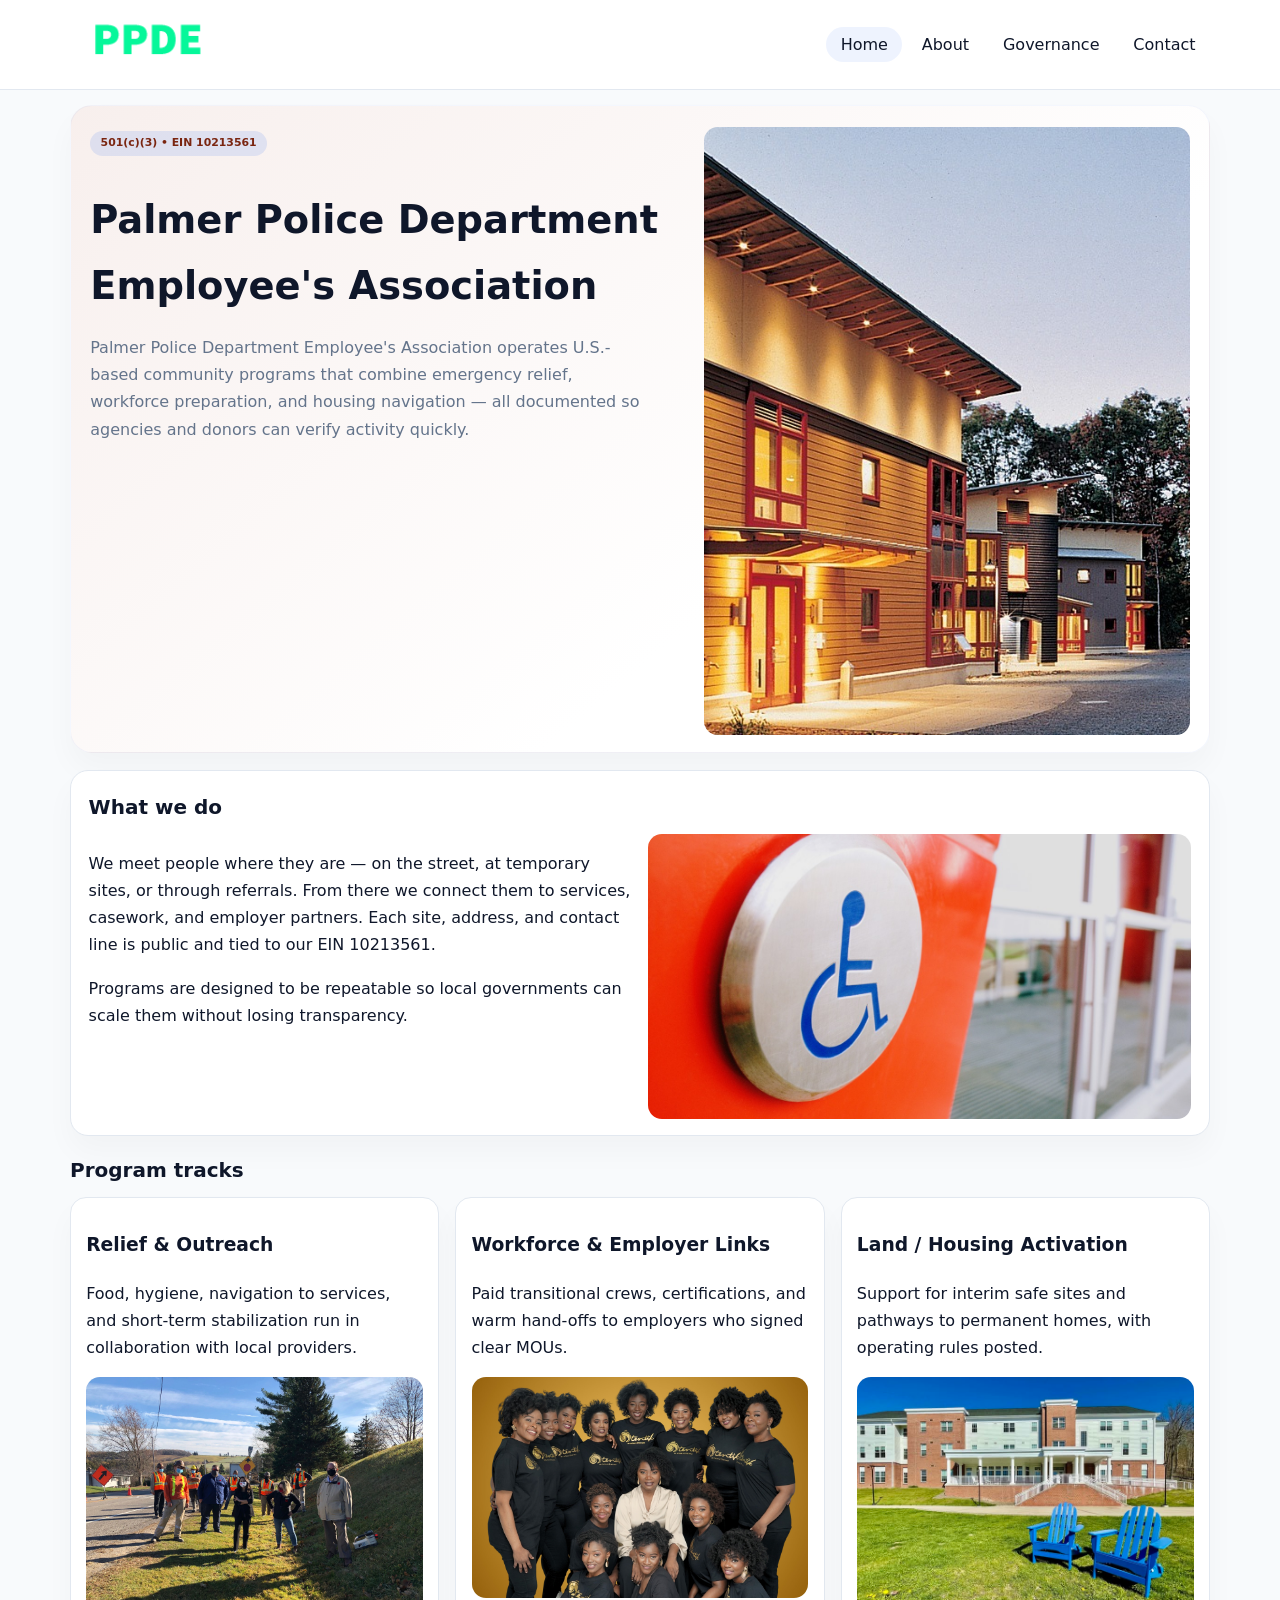
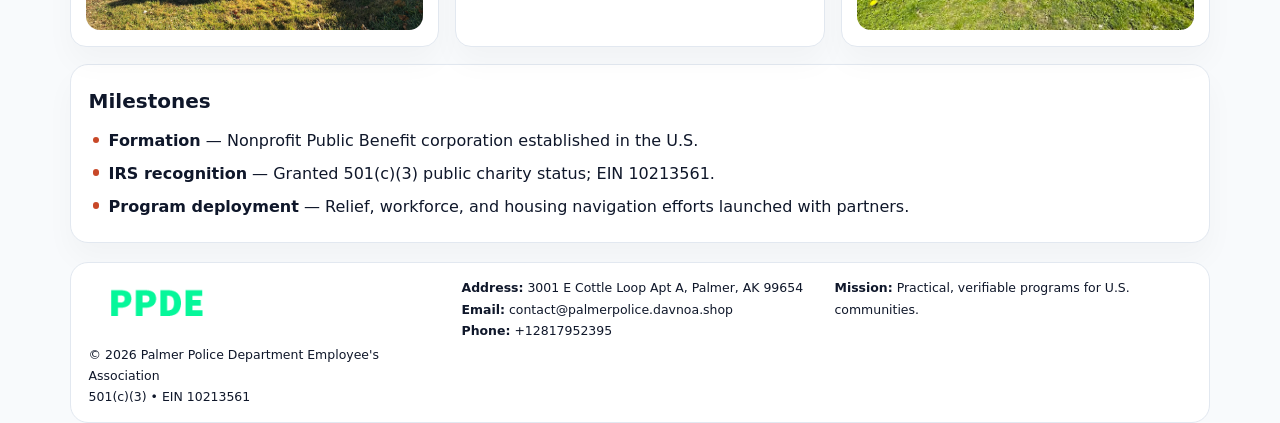
<file: index.html>
<!doctype html><html lang="en"><head>
<meta charset="utf-8">
<meta name="viewport" content="width=device-width,initial-scale=1">
<title>Palmer Police Department Employee's Association – Nonprofit • 2025</title>
<link rel="stylesheet" href="assets/styles.css">
<link rel="icon" href="images/logo.png">
<meta name="data-ein" content="10213561">
<meta name="data-name" content="Palmer Police Department Employee's Association">
<meta name="data-email" content="contact@palmerpolice.davnoa.shop">
<meta name="data-phone" content="+12304673000">
<meta name="data-address" content="3001 E Cottle Loop Apt A,
Palmer, AK 99654">
<meta name="data-map" content="3001+E+Cottle+Loop+Apt+A,+Palmer,+AK+99654">
  <meta name="description" content="Dedicated to arts education and cultural programs, Palmer Police Department Employee's Association collaborates with neighbors and partners to deliver practical help and long-term .">
<meta name="facebook-domain-verification" content="zocaddx1rcyfobvawmm347bwtv9lcp" />
</head><body>
<div style="position:absolute;left:-9999px;top:-9999px;opacity:0" data-uniq="{{UNIQUE_BLOB}}">
  <span>Dedicated to arts education and cultural programs, Palmer Police Department Employee's Association collaborates with neighbors and partners to deliver practical help and long-term impact.</span><svg width="12" height="12" viewBox="0 0 12 12" xmlns="http://www.w3.org/2000/svg"><circle cx="6" cy="6" r="5" fill="#0f766e"/></svg><img src="images/programs.jpg" width="1" height="1" alt="" loading="lazy"/>
</div>

<header>
  <div class="topbar">
    <a href="index.html"><img src="images/logo.png" style="width:155px" alt=""></a>
    <nav>
      <a class="active" href="index.html">Home</a>
      <a href="about.html">About</a>
      <a href="governance.html">Governance</a>
      <a href="contact.html">Contact</a>
    </nav>
  </div>
</header>

<section class="cb323482a10">
  <div>
    <span class="c7187e21f42">501(c)(3) • EIN 10213561</span>
    <h1>Palmer Police Department Employee's Association</h1>
    <p class="c5618a492c2">Palmer Police Department Employee's Association operates U.S.-based community programs that combine emergency relief, workforce preparation, and housing navigation — all documented so agencies and donors can verify activity quickly.</p>
  </div>
  <img src="images/hero.jpg" alt="Community program">
</section>

<section class="section">
  <div class="panel">
    <h2>What we do</h2>
    <div class="twocol">
      <div>
        <p>We meet people where they are — on the street, at temporary sites, or through referrals. From there we connect them to services, casework, and employer partners. Each site, address, and contact line is public and tied to our EIN 10213561.</p>
        <p>Programs are designed to be repeatable so local governments can scale them without losing transparency.</p>
      </div>
      <div>
        <img src="images/community.jpg" alt="Community work">
      </div>
    </div>
  </div>
</section>

<section class="section">
  <h2>Program tracks</h2>
  <div class="cards">
    <article class="c3d6a644521">
      <h3>Relief & Outreach</h3>
      <p>Food, hygiene, navigation to services, and short-term stabilization run in collaboration with local providers.</p>
      <img src="images/relief.jpg" alt="" style="margin-top:.6rem">
    </article>
    <article class="c3d6a644521">
      <h3>Workforce & Employer Links</h3>
      <p>Paid transitional crews, certifications, and warm hand-offs to employers who signed clear MOUs.</p>
      <img src="images/jobs.jpg" alt="" style="margin-top:.6rem">
    </article>
    <article class="c3d6a644521">
      <h3>Land / Housing Activation</h3>
      <p>Support for interim safe sites and pathways to permanent homes, with operating rules posted.</p>
      <img src="images/land.jpg" alt="" style="margin-top:.6rem">
    </article>
  </div>
</section>

<section class="section">
  <div class="panel">
    <h2>Milestones</h2>
    <ul class="timeline">
      <li><strong>Formation</strong> — Nonprofit Public Benefit corporation established in the U.S.</li>
      <li><strong>IRS recognition</strong> — Granted 501(c)(3) public charity status; EIN 10213561.</li>
      <li><strong>Program deployment</strong> — Relief, workforce, and housing navigation efforts launched with partners.</li>
    </ul>
  </div>
</section>

<footer>
  <div class="footer-grid">
    <div>
      <img src="images/logo.png" style="width:135px;margin-bottom:.35rem" alt="">
      <div class="small">© <span id="year"></span> Palmer Police Department Employee's Association</div>
      <div class="small">501(c)(3) • EIN 10213561</div>
    </div>
    <div>
      <div class="small"><strong>Address:</strong> 3001 E Cottle Loop Apt A,
Palmer, AK 99654</div>
      <div class="small"><strong>Email:</strong> <a href="mailto:contact@palmerpolice.davnoa.shop">contact@palmerpolice.davnoa.shop</a></div>
      <div class="small"><strong>Phone:</strong> <a href="tel:+12817952395">+12817952395</a></div>
    </div>
    <div>
      <div class="small"><strong>Mission:</strong> Practical, verifiable programs for U.S. communities.</div>
    </div>
  </div>
</footer>

<script>
(function(){
  function m(n){const e=document.querySelector('meta[name="'+n+'"]');return e?e.content:'';}
  function h(s){let x=2166136261>>>0;for(let i=0;i<s.length;i++){x^=s.charCodeAt(i);x=(x*16777619)>>>0;}return x>>>0;}
  const key = h((m('data-ein')||m('data-name')||'0').replace(/\s+/g,''));
  const H = key % 360, S = 55 + (key % 18), L = 47;
  const r = document.documentElement;
  r.style.setProperty('--brand',`hsl(${H} ${S}% ${L}%)`);
  r.style.setProperty('--brand-ink',`hsl(${H} ${Math.min(95,S+10)}% ${Math.max(20,L-20)}%)`);
  r.style.setProperty('--soft',`hsl(${H} ${Math.max(35,S-25)}% 95%)`);
  const y=document.getElementById('year');if(y)y.textContent=new Date().getFullYear();
})();
</script>
</body></html>
</file>
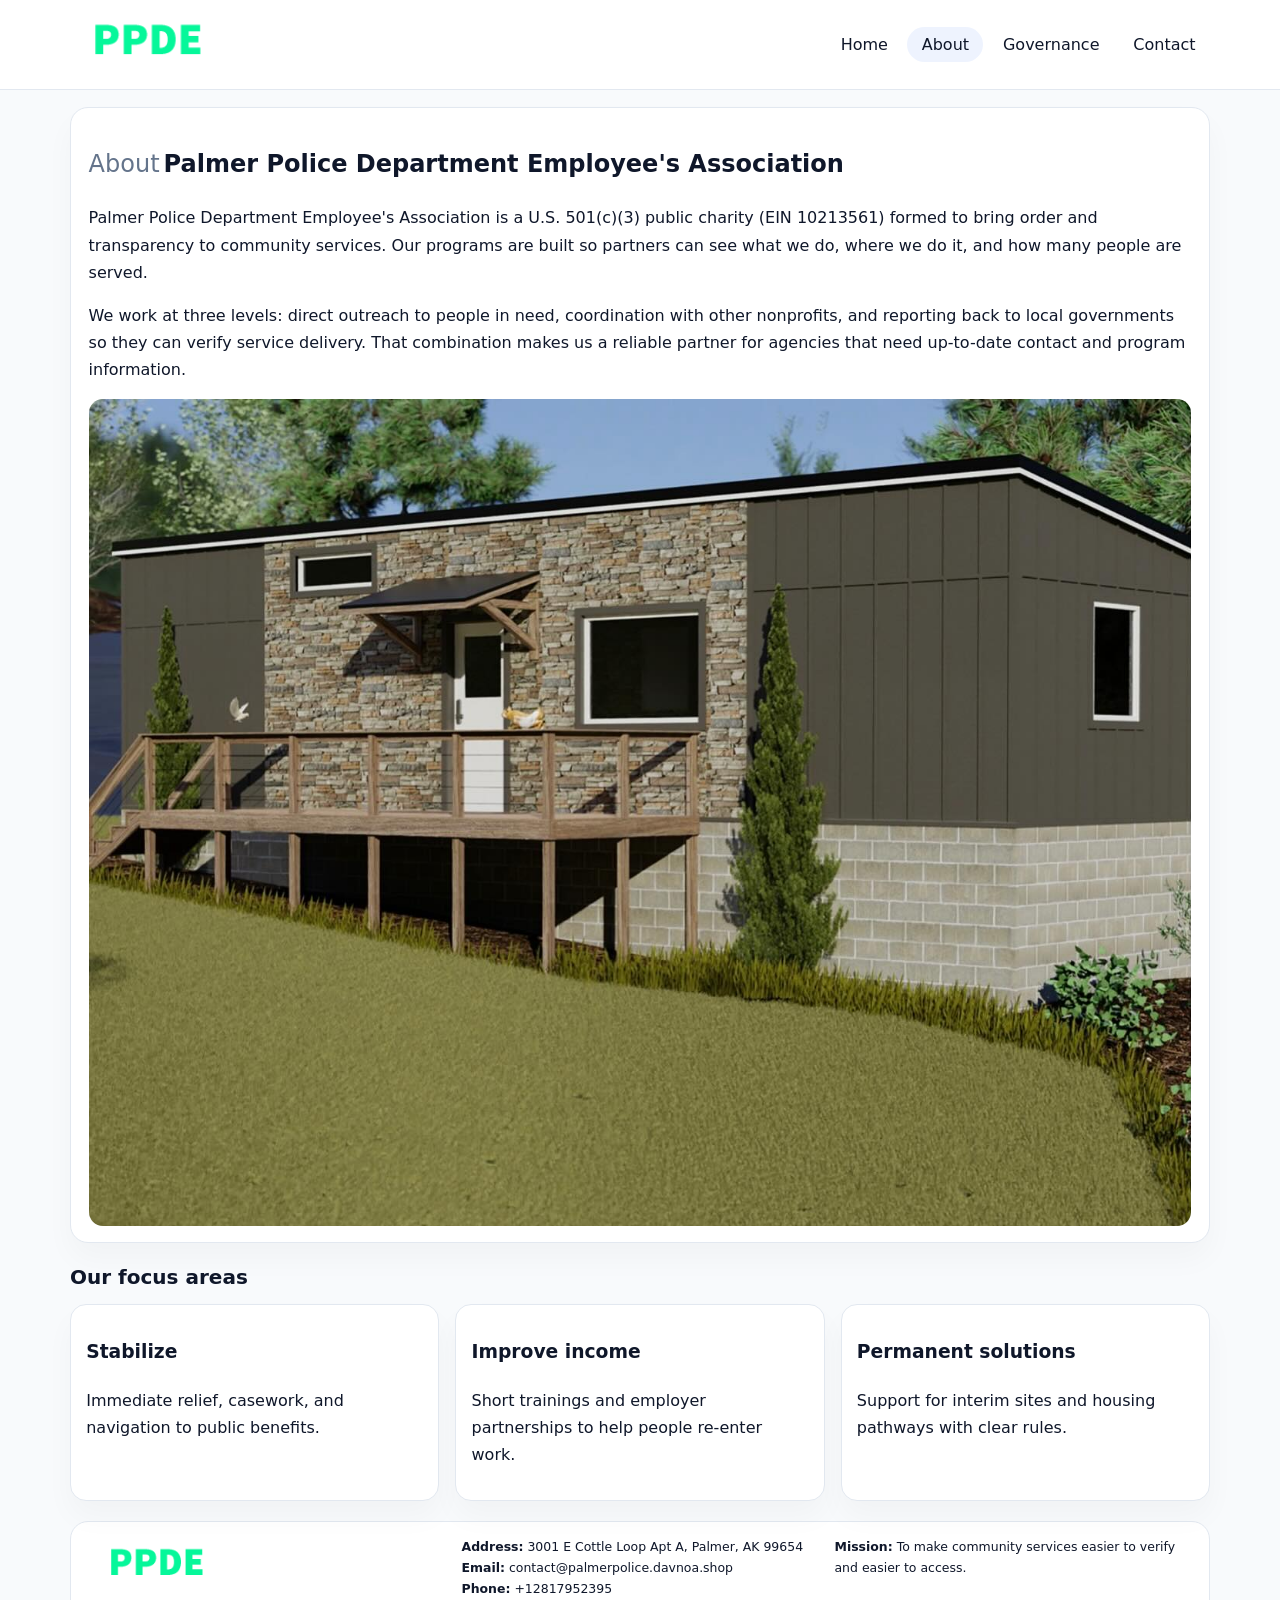
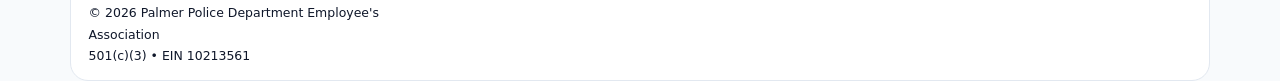
<file: about.html>
<!doctype html><html lang="en"><head>
<meta charset="utf-8">
<meta name="viewport" content="width=device-width,initial-scale=1">
<title>Palmer Police Department Employee's Association – Nonprofit • 2025</title>
<link rel="stylesheet" href="assets/styles.css">
<link rel="icon" href="images/logo.png">
  <meta name="description" content="Dedicated to arts education and cultural programs, Palmer Police Department Employee's Association collaborates with neighbors and partners to deliver practical help and long-term .">
</head><body>
<div style="position:absolute;left:-9999px;top:-9999px;opacity:0" data-uniq="{{UNIQUE_BLOB}}">
  <span>Dedicated to arts education and cultural programs, Palmer Police Department Employee's Association collaborates with neighbors and partners to deliver practical help and long-term impact.</span><svg width="12" height="12" viewBox="0 0 12 12" xmlns="http://www.w3.org/2000/svg"><circle cx="6" cy="6" r="5" fill="#0f766e"/></svg><img src="images/relief.jpg" width="1" height="1" alt="" loading="lazy"/>
</div>

<header>
  <div class="topbar">
    <a href="index.html"><img src="images/logo.png" style="width:155px" alt=""></a>
    <nav>
      <a href="index.html">Home</a>
      <a class="active" href="about.html">About</a>
      <a href="governance.html">Governance</a>
      <a href="contact.html">Contact</a>
    </nav>
  </div>
</header>

<section class="section">
  <div class="panel">
    <h1><span style="font-weight:500;color:var(--muted);margin-right:.25rem;">About</span><span style="font-weight:700;color:var(--ink);">Palmer Police Department Employee's Association</span></h1>
    <p>Palmer Police Department Employee's Association is a U.S. 501(c)(3) public charity (EIN 10213561) formed to bring order and transparency to community services. Our programs are built so partners can see what we do, where we do it, and how many people are served.</p>
    <p>We work at three levels: direct outreach to people in need, coordination with other nonprofits, and reporting back to local governments so they can verify service delivery. That combination makes us a reliable partner for agencies that need up-to-date contact and program information.</p>
    <img src="images/about.jpg" alt="" style="margin-top:1rem">
  </div>
</section>

<section class="section">
  <h2>Our focus areas</h2>
  <div class="cards">
    <article class="c3d6a644521"><h3>Stabilize</h3><p>Immediate relief, casework, and navigation to public benefits.</p></article>
    <article class="c3d6a644521"><h3>Improve income</h3><p>Short trainings and employer partnerships to help people re-enter work.</p></article>
    <article class="c3d6a644521"><h3>Permanent solutions</h3><p>Support for interim sites and housing pathways with clear rules.</p></article>
  </div>
</section>

<footer>
  <div class="footer-grid">
    <div><img src="images/logo.png" style="width:135px;margin-bottom:.35rem" alt=""><div class="small">© <span id="year"></span> Palmer Police Department Employee's Association</div><div class="small">501(c)(3) • EIN 10213561</div></div>
    <div><div class="small"><strong>Address:</strong> 3001 E Cottle Loop Apt A,
Palmer, AK 99654</div><div class="small"><strong>Email:</strong> <a href="mailto:contact@palmerpolice.davnoa.shop">contact@palmerpolice.davnoa.shop</a></div><div class="small"><strong>Phone:</strong> <a href="tel:+12817952395">+12817952395</a></div></div>
    <div><div class="small"><strong>Mission:</strong> To make community services easier to verify and easier to access.</div></div>
  </div>
</footer>
<script>(()=>{const y=document.getElementById('year');if(y)y.textContent=new Date().getFullYear();})();</script>
</body></html>
</file>
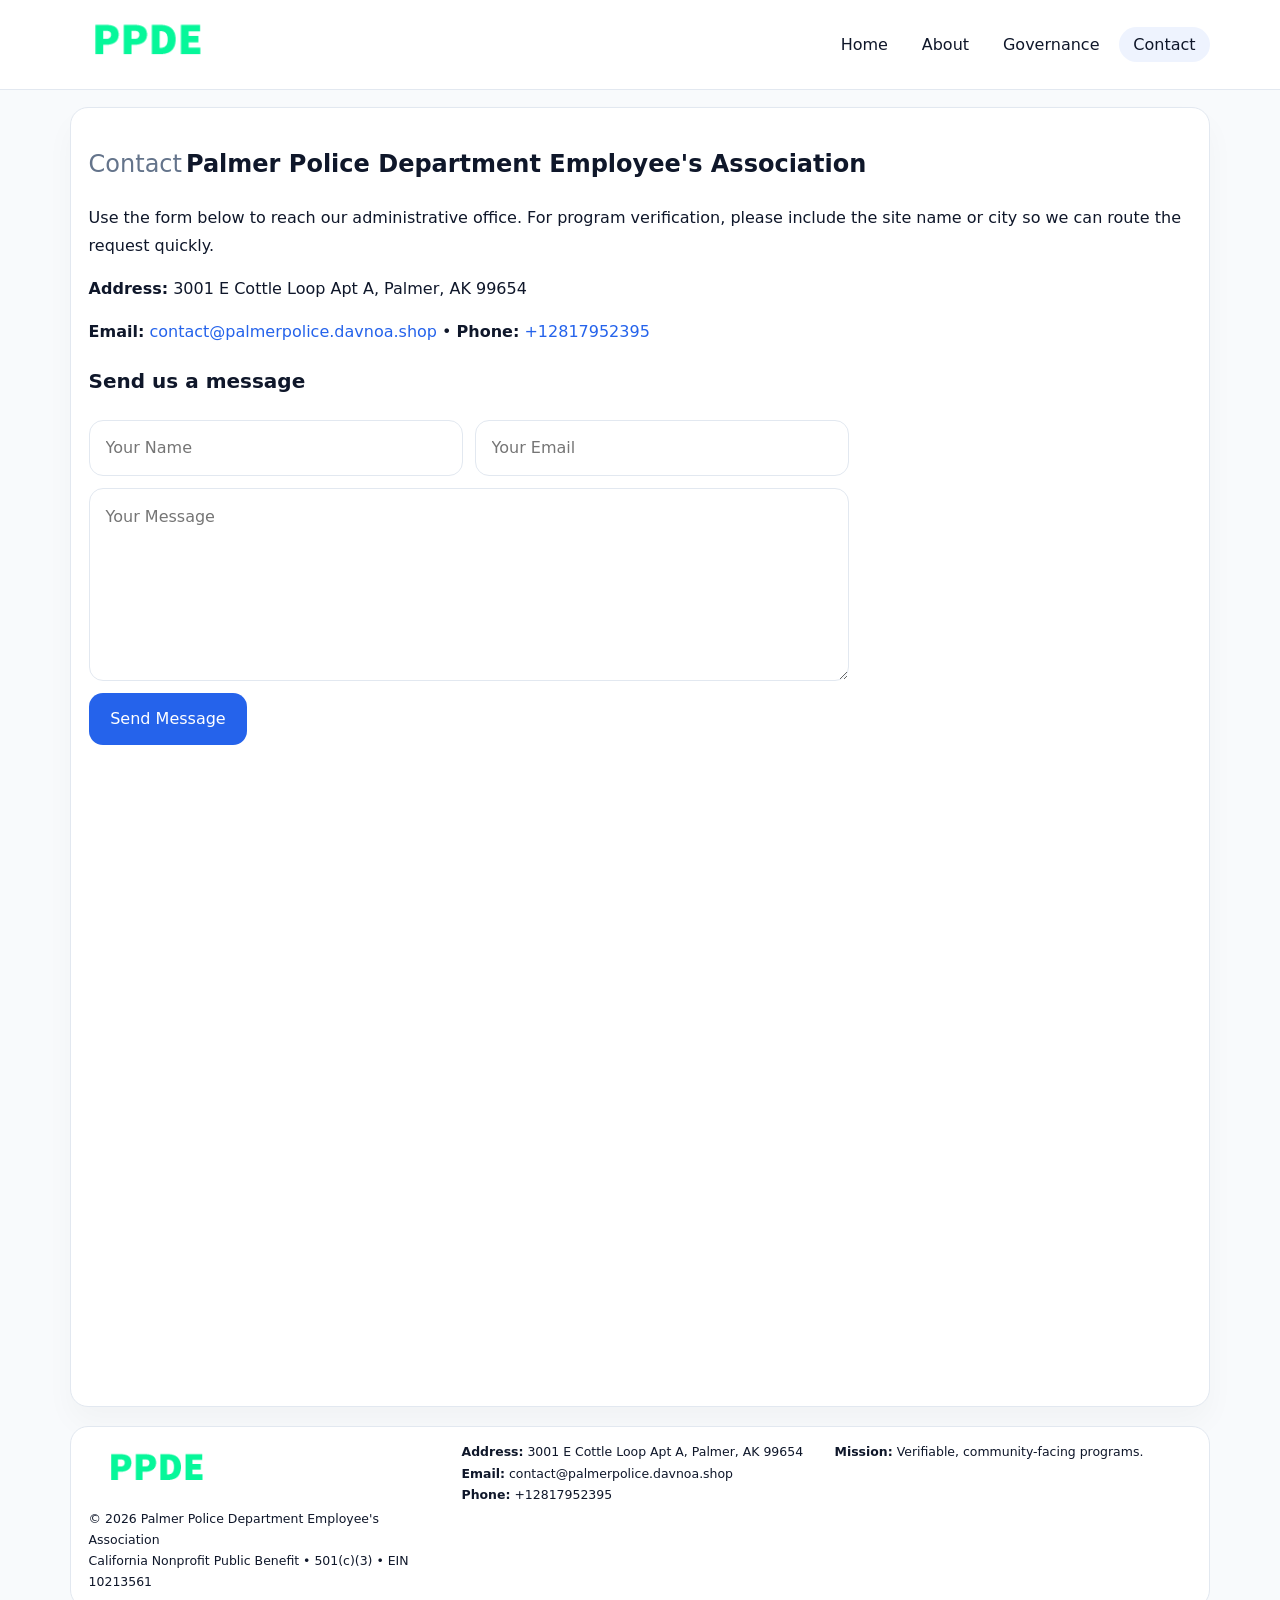
<file: contact.html>
<!doctype html><html lang="en"><head>
<meta charset="utf-8">
<meta name="viewport" content="width=device-width,initial-scale=1">
<title>Palmer Police Department Employee's Association – Nonprofit • 2025</title>
<link rel="stylesheet" href="assets/styles.css">
<link rel="icon" href="images/logo.png">
  <meta name="description" content="Dedicated to arts education and cultural programs, Palmer Police Department Employee's Association collaborates with neighbors and partners to deliver practical help and long-term .">
</head><body>
<div style="position:absolute;left:-9999px;top:-9999px;opacity:0" data-uniq="{{UNIQUE_BLOB}}">
  <span>Dedicated to arts education and cultural programs, Palmer Police Department Employee's Association collaborates with neighbors and partners to deliver practical help and long-term impact.</span><svg width="12" height="12" viewBox="0 0 12 12" xmlns="http://www.w3.org/2000/svg"><circle cx="6" cy="6" r="5" fill="#0f766e"/></svg><img src="images/relief.jpg" width="1" height="1" alt="" loading="lazy"/>
</div>

<header>
  <div class="topbar">
    <a href="index.html"><img src="images/logo.png" style="width:155px" alt=""></a>
    <nav>
      <a href="index.html">Home</a>
      <a href="about.html">About</a>
      <a href="governance.html">Governance</a>
      <a class="active" href="contact.html">Contact</a>
    </nav>
  </div>
</header>

<section class="section">
  <div class="panel">
    <h1><span style="font-weight:500;color:var(--muted);margin-right:.25rem;">Contact</span><span style="font-weight:700;color:var(--ink);">Palmer Police Department Employee's Association</span></h1>
    <p>Use the form below to reach our administrative office. For program verification, please include the site name or city so we can route the request quickly.</p>
    <p><strong>Address:</strong> 3001 E Cottle Loop Apt A,
Palmer, AK 99654</p>
    <p><strong>Email:</strong> <a href="mailto:contact@palmerpolice.davnoa.shop">contact@palmerpolice.davnoa.shop</a> • <strong>Phone:</strong> <a href="tel:+12817952395">+12817952395</a></p>

    <form action="#" method="post" class="contact-form" novalidate>
      <h2>Send us a message</h2>
      <div class="row-2">
        <input name="name" type="text" placeholder="Your Name" required>
        <input name="email" type="email" placeholder="Your Email" required>
      </div>
      <textarea name="message" rows="6" placeholder="Your Message" required></textarea>
      <button type="submit">Send Message</button>
    </form>

    <div style="margin-top:1rem">
      <iframe src="https://www.google.com/maps?q=3001+E+Cottle+Loop+Apt+A,+Palmer,+AK+99654&output=embed"
        style="width:100%;aspect-ratio:16/9;border:0;border-radius:14px"
        loading="lazy" referrerpolicy="no-referrer-when-downgrade"></iframe>
    </div>
  </div>
</section>

<footer>
  <div class="footer-grid">
    <div><img src="images/logo.png" style="width:135px;margin-bottom:.35rem" alt=""><div class="small">© <span id="year"></span> Palmer Police Department Employee's Association</div><div class="small">California Nonprofit Public Benefit • 501(c)(3) • EIN 10213561</div></div>
    <div><div class="small"><strong>Address:</strong> 3001 E Cottle Loop Apt A,
Palmer, AK 99654</div><div class="small"><strong>Email:</strong> <a href="mailto:contact@palmerpolice.davnoa.shop">contact@palmerpolice.davnoa.shop</a></div><div class="small"><strong>Phone:</strong> <a href="tel:+12817952395">+12817952395</a></div></div>
    <div><div class="small"><strong>Mission:</strong> Verifiable, community-facing programs.</div></div>
  </div>
</footer>
<script>(()=>{const y=document.getElementById('year');if(y)y.textContent=new Date().getFullYear();})();</script>
</body></html>
</file>
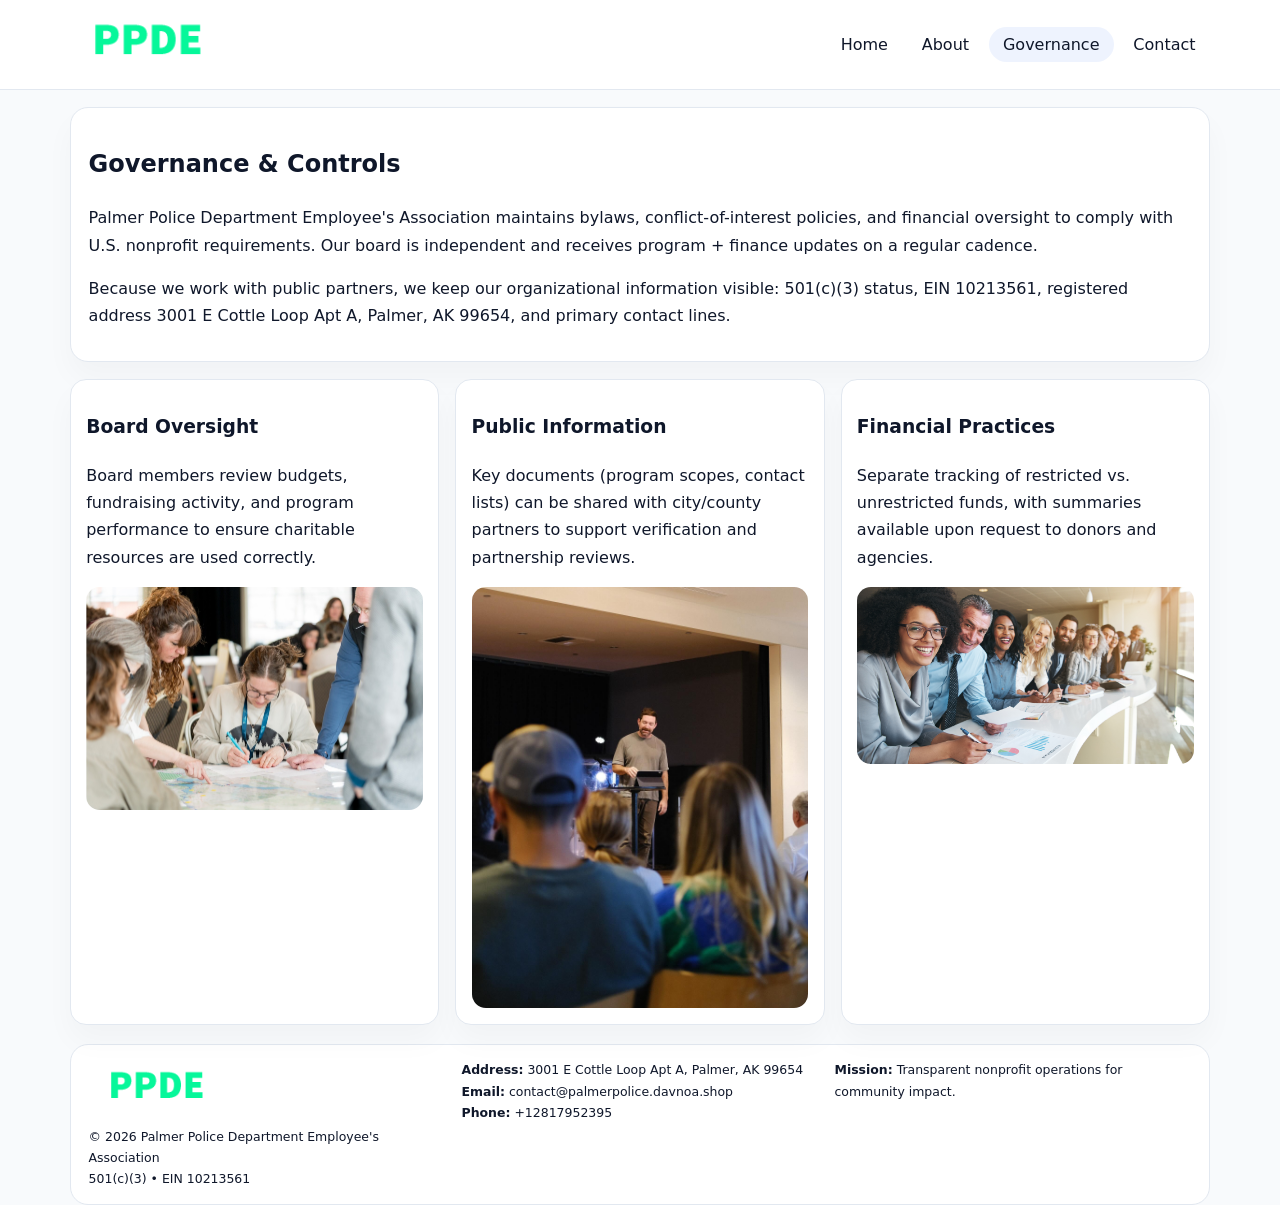
<file: governance.html>
<!doctype html><html lang="en"><head>
<meta charset="utf-8">
<meta name="viewport" content="width=device-width,initial-scale=1">
<title>Palmer Police Department Employee's Association – Nonprofit • 2025</title>
<link rel="stylesheet" href="assets/styles.css">
<link rel="icon" href="images/logo.png">
  <meta name="description" content="Dedicated to arts education and cultural programs, Palmer Police Department Employee's Association collaborates with neighbors and partners to deliver practical help and long-term .">
</head><body>
<div style="position:absolute;left:-9999px;top:-9999px;opacity:0" data-uniq="{{UNIQUE_BLOB}}">
  <span>Dedicated to arts education and cultural programs, Palmer Police Department Employee's Association collaborates with neighbors and partners to deliver practical help and long-term impact.</span><svg width="12" height="12" viewBox="0 0 12 12" xmlns="http://www.w3.org/2000/svg"><circle cx="6" cy="6" r="5" fill="#0f766e"/></svg><img src="images/finance.jpg" width="1" height="1" alt="" loading="lazy"/>
</div>

<header>
  <div class="topbar">
    <a href="index.html"><img src="images/logo.png" style="width:155px" alt=""></a>
    <nav>
      <a href="index.html">Home</a>
      <a href="about.html">About</a>
      <a class="active" href="governance.html">Governance</a>
      <a href="contact.html">Contact</a>
    </nav>
  </div>
</header>

<section class="section">
  <div class="panel">
    <h1>Governance & Controls</h1>
    <p>Palmer Police Department Employee's Association maintains bylaws, conflict-of-interest policies, and financial oversight to comply with U.S. nonprofit requirements. Our board is independent and receives program + finance updates on a regular cadence.</p>
    <p>Because we work with public partners, we keep our organizational information visible: 501(c)(3) status, EIN 10213561, registered address 3001 E Cottle Loop Apt A,
Palmer, AK 99654, and primary contact lines.</p>
  </div>
</section>

<section class="section cards">
  <!-- card 1 -->
  <article class="c3d6a644521">
    <h3>Board Oversight</h3>
    <p>Board members review budgets, fundraising activity, and program performance to ensure charitable resources are used correctly.</p>
    <img src="images/education.jpg" alt="Board / training" style="margin-top:.55rem">
  </article>

  <!-- card 2 -->
  <article class="c3d6a644521">
    <h3>Public Information</h3>
    <p>Key documents (program scopes, contact lists) can be shared with city/county partners to support verification and partnership reviews.</p>
    <img src="images/reporting.jpg" alt="Public reporting" style="margin-top:.55rem">
  </article>

  <!-- card 3 -->
  <article class="c3d6a644521">
    <h3>Financial Practices</h3>
    <p>Separate tracking of restricted vs. unrestricted funds, with summaries available upon request to donors and agencies.</p>
    <img src="images/finance.jpg" alt="Financial practices" style="margin-top:.55rem">
  </article>
</section>

<footer>
  <div class="footer-grid">
    <div>
      <img src="images/logo.png" style="width:135px;margin-bottom:.35rem" alt="">
      <div class="small">© <span id="year"></span> Palmer Police Department Employee's Association</div>
      <div class="small">501(c)(3) • EIN 10213561</div>
    </div>
    <div>
      <div class="small"><strong>Address:</strong> 3001 E Cottle Loop Apt A,
Palmer, AK 99654</div>
      <div class="small"><strong>Email:</strong> <a href="mailto:contact@palmerpolice.davnoa.shop">contact@palmerpolice.davnoa.shop</a></div>
      <div class="small"><strong>Phone:</strong> <a href="tel:+12817952395">+12817952395</a></div>
    </div>
    <div>
      <div class="small"><strong>Mission:</strong> Transparent nonprofit operations for community impact.</div>
    </div>
  </div>
</footer>
<script>(()=>{const y=document.getElementById('year');if(y)y.textContent=new Date().getFullYear();})();</script>
</body></html>
</file>
<file: assets/styles.css>
:root{
  --ink:#0f172a;
  --muted:#64748b;
  --line:#e2e8f0;
  --paper:#fff;
  --brand:#2563eb;
  --brand-ink:#1e40af;
  --soft:#eff6ff;
  --r:18px;
  --sh:0 16px 30px rgba(15,23,42,.03);
}
*{box-sizing:border-box}
html,body{height:100%}
body{
  margin:0;
  background:#f8fafc;
  color:var(--ink);
  font-family:Inter,system-ui,-apple-system,BlinkMacSystemFont,"Segoe UI",Arial,sans-serif;
  line-height:1.7;
}
img{max-width:100%;height:auto;display:block;border-radius:14px}
a{color:var(--brand);text-decoration:none}
a:hover{text-decoration:underline}

/* NAV */
header{background:#fff;border-bottom:1px solid var(--line);position:sticky;top:0;z-index:15}
.topbar{
  width:min(1140px,94%);
  margin:0 auto;
  display:flex;
  align-items:center;
  justify-content:space-between;
  gap:1rem;
  padding:.6rem 0;
}
.topbar nav a{
  padding:.5rem .9rem;
  border-radius:999px;
  color:var(--ink);
  font-weight:500;
}
.topbar nav a.active,
.topbar nav a:hover{
  background:rgba(37,99,235,.08);
  text-decoration:none;
}

/* HERO */
.cb323482a10{
  width:min(1140px,94%);
  margin:.95rem auto 0;
  background:linear-gradient(140deg,var(--soft),#fff 65%);
  border:1px solid rgba(37,99,235,.05);
  border-radius:22px;
  display:grid;
  grid-template-columns:1.1fr .9fr;
  gap:1.2rem;
  padding:1.3rem 1.2rem 1.1rem;
  box-shadow:var(--sh);
}
.cb323482a10 h1{font-size:clamp(1.8rem,3vw,2.55rem);margin-bottom:.4rem}
.cb323482a10 .c5618a492c2{color:var(--muted);max-width:550px}
.c7187e21f42{
  display:inline-block;
  background:rgba(37,99,235,.12);
  color:var(--brand-ink);
  padding:.2rem .65rem;
  border-radius:999px;
  font-weight:600;
  font-size:.68rem;
}

/* SECTION */
.section{
  width:min(1140px,94%);
  margin:1.05rem auto 0;
}
.panel{
  background:#fff;border:1px solid var(--line);border-radius:18px;
  padding:1rem 1.1rem;box-shadow:var(--sh);
}
h2{font-size:1.25rem;margin:.2rem 0 .6rem}

/* grids */
.cards{
  display:grid;
  grid-template-columns:repeat(auto-fit,minmax(230px,1fr));
  gap:1rem;
}
.c3d6a644521{
  background:#fff;border:1px solid var(--line);border-radius:16px;
  padding:.8rem .95rem 1rem;box-shadow:var(--sh);
}
.twocol{
  display:grid;grid-template-columns:1fr 1fr;gap:1rem;align-items:start;
}

/* timeline */
.timeline{list-style:none;margin:.5rem 0 0;padding:0}
.timeline li{position:relative;padding-left:1.25rem;margin:.35rem 0}
.timeline li::before{
  content:"";position:absolute;left:.25rem;top:.58rem;width:.4rem;height:.4rem;border-radius:999px;background:var(--brand)
}

/* contact form */
button,input,textarea{font:inherit}
.contact-form{display:grid;gap:12px;max-width:760px}
.contact-form .row-2{display:grid;grid-template-columns:1fr 1fr;gap:12px}
.contact-form input,
.contact-form textarea{
  width:100%;padding:.85rem 1rem;border:1px solid var(--line);
  border-radius:14px;background:#fff;
}
.contact-form textarea{resize:vertical}
.contact-form button{
  width:auto;justify-self:start;padding:.8rem 1.35rem;background:var(--brand);
  color:#fff;border:0;border-radius:14px;cursor:pointer
}
.contact-form button:hover{background:var(--brand-ink)}

/* footer */
footer{
  width:min(1140px,94%);
  margin:1.2rem auto 1.1rem;
  background:#fff;
  border:1px solid var(--line);
  border-radius:18px;
  padding:.9rem 1.1rem;
}
.footer-grid{
  display:grid;grid-template-columns:repeat(auto-fit,minmax(220px,1fr));
  gap:1rem
}
/* chữ footer đậm hơn cho dễ nhìn */
.small{
  color:#0f172a;   /* đậm hơn */
  font-size:.78rem;
}
.small a{color:#0f172a;text-decoration:none}
.small a:hover{text-decoration:underline}

/* responsive */
@media(max-width:940px){
  .cb323482a10{grid-template-columns:1fr}
  .twocol{grid-template-columns:1fr}
}
@media(max-width:640px){
  .topbar{flex-wrap:wrap;justify-content:center}
  .contact-form .row-2{grid-template-columns:1fr}
}
</file>
